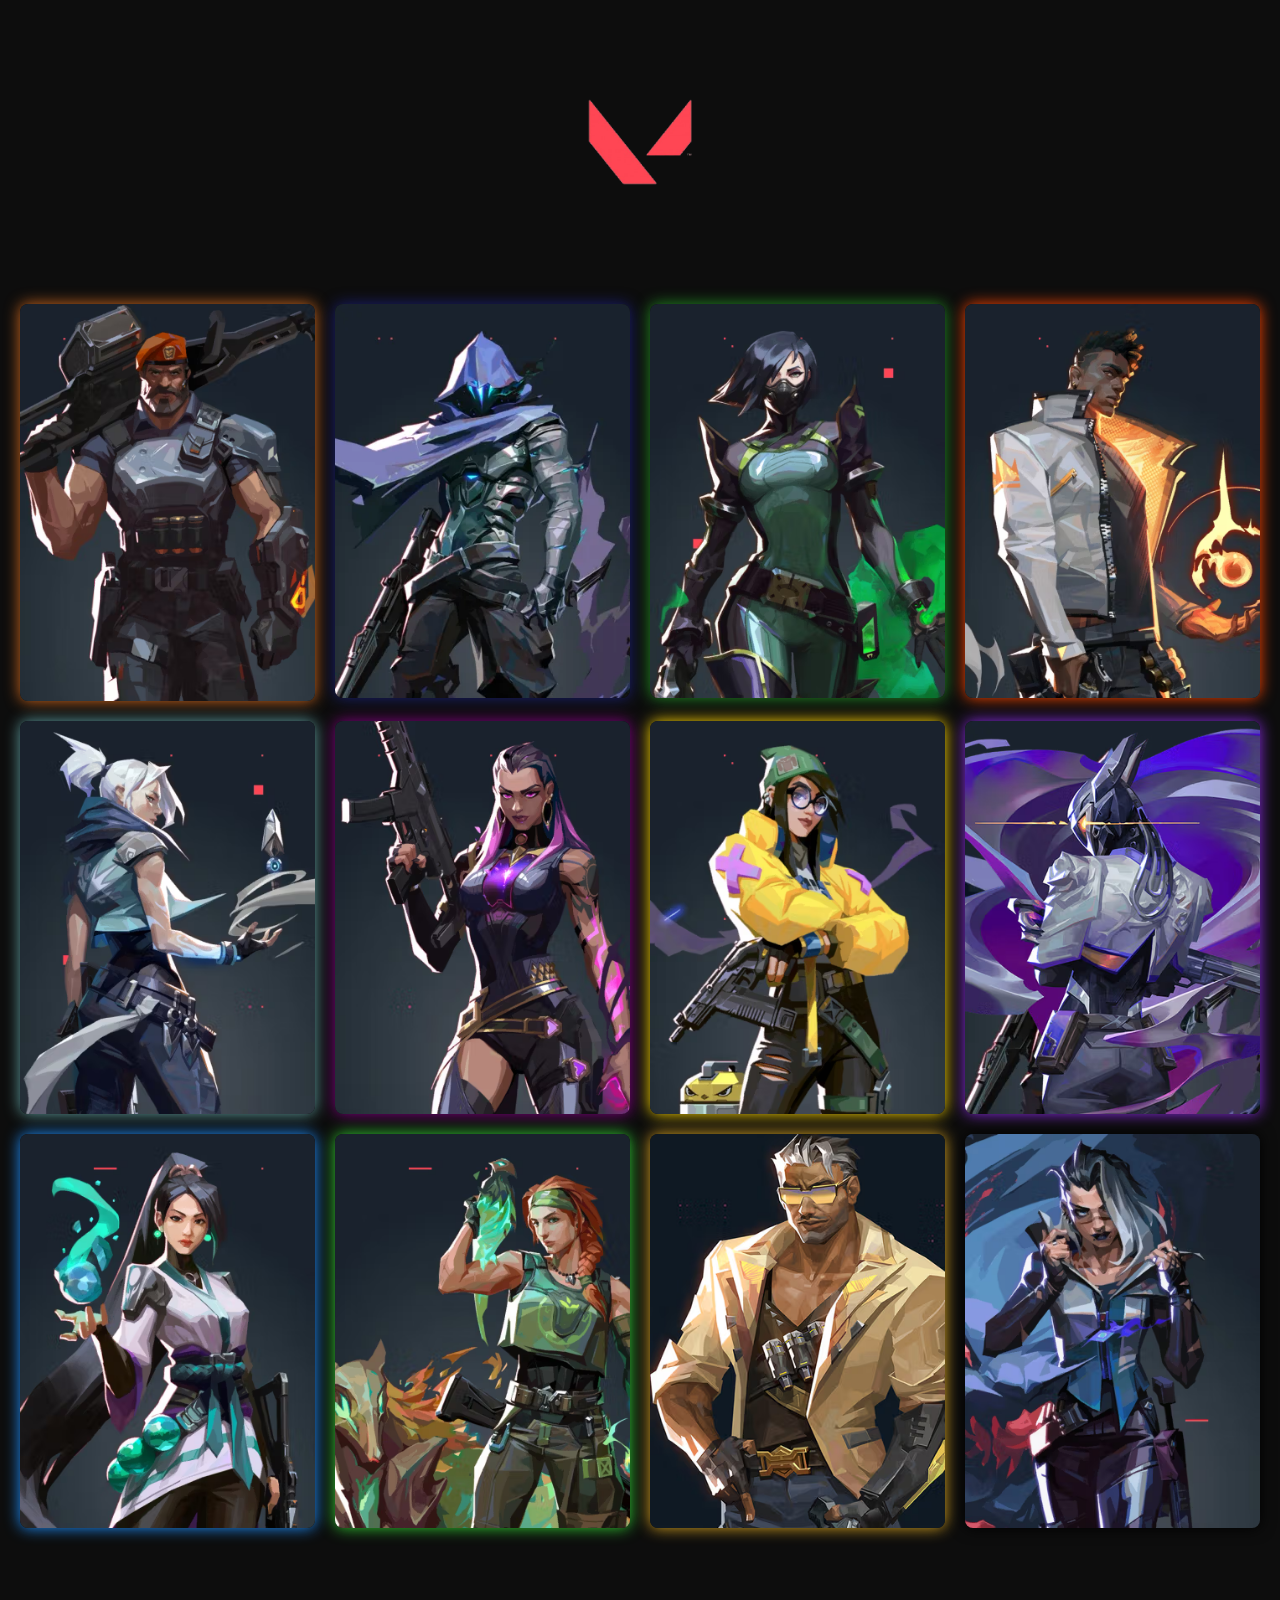
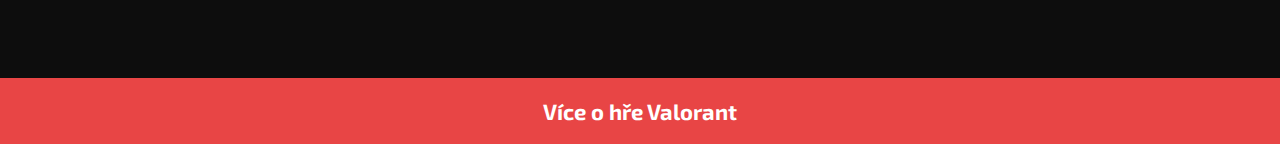
<file: index.html>
<html lang="cs">
<head>
  <meta charset="UTF-8">
  <meta name="viewport" content="width=device-width, initial-scale=1.0">
  <title>Valorant</title>
  <link href="https://fonts.googleapis.com/css2?family=Exo+2:wght@400;700&display=swap" rel="stylesheet">
  <link rel="stylesheet" href="css.css">
  <link rel="icon" type="image/png" href="valorant logo.png">

</head>
<body>
  <!-- Logo -->
  <header style="text-align:center; padding: 40px 0;">
    <img src="valorant logo.png" alt="Valorant Logo" style="width: 200px; cursor:pointer;" onclick="location.href='index.html'">
  </header>

  <!-- Grid of Agent Portraits -->
  <main class="grid" style="margin-left: 0; padding-top: 20px;">
    <a href="brimstone.html"><img src="brimstone.png" alt="Brimstone" style="box-shadow: 0 0 15px var(--accent-controller-brimstone);"></a>
    <a href="omen.html"><img src="omen.png" alt="Omen" style="box-shadow: 0 0 15px var(--accent-controller-omen);"></a>
    <a href="viper.html"><img src="viper.png" alt="Viper" style="box-shadow: 0 0 15px var(--accent-controller-viper);"></a>
    <a href="phoenix.html"><img src="phoenix.png" alt="Phoenix" style="box-shadow: 0 0 15px var(--accent-duelist-phoenix);"></a>
    <a href="jett.html"><img src="jett.png" alt="Jett" style="box-shadow: 0 0 15px var(--accent-duelist-jett);"></a>
    <a href="reyna.html"><img src="reyna.png" alt="Reyna" style="box-shadow: 0 0 15px var(--accent-duelist-reyna);"></a>
    <a href="killjoy.html"><img src="killjoy.png" alt="Killjoy" style="box-shadow: 0 0 15px var(--accent-sentinel-killjoy);"></a>
    <a href="vyse.html"><img src="vyse.png" alt="Vyse" style="box-shadow: 0 0 15px var(--accent-sentinel-vyse);"></a>
    <a href="sage.html"><img src="sage.png" alt="Sage" style="box-shadow: 0 0 15px var(--accent-sentinel-sage);"></a>
    <a href="skye.html"><img src="skye.png" alt="Skye" style="box-shadow: 0 0 15px var(--accent-initiator-skye);"></a>
    <a href="tejo.html"><img src="tejo.png" alt="Tejo" style="box-shadow: 0 0 15px var(--accent-initiator-tejo);"></a>
    <a href="fade.html"><img src="fade.png" alt="Fade" style="box-shadow: 0 0 15px var(--accent-initiator-fade);"></a>
  </main>

  <!-- Odkaz na stránku o hře -->
  <footer class="about-banner">
    <a href="o_hre.html">Více o hře Valorant</a>
  </footer>

</body>
</html>
</file>
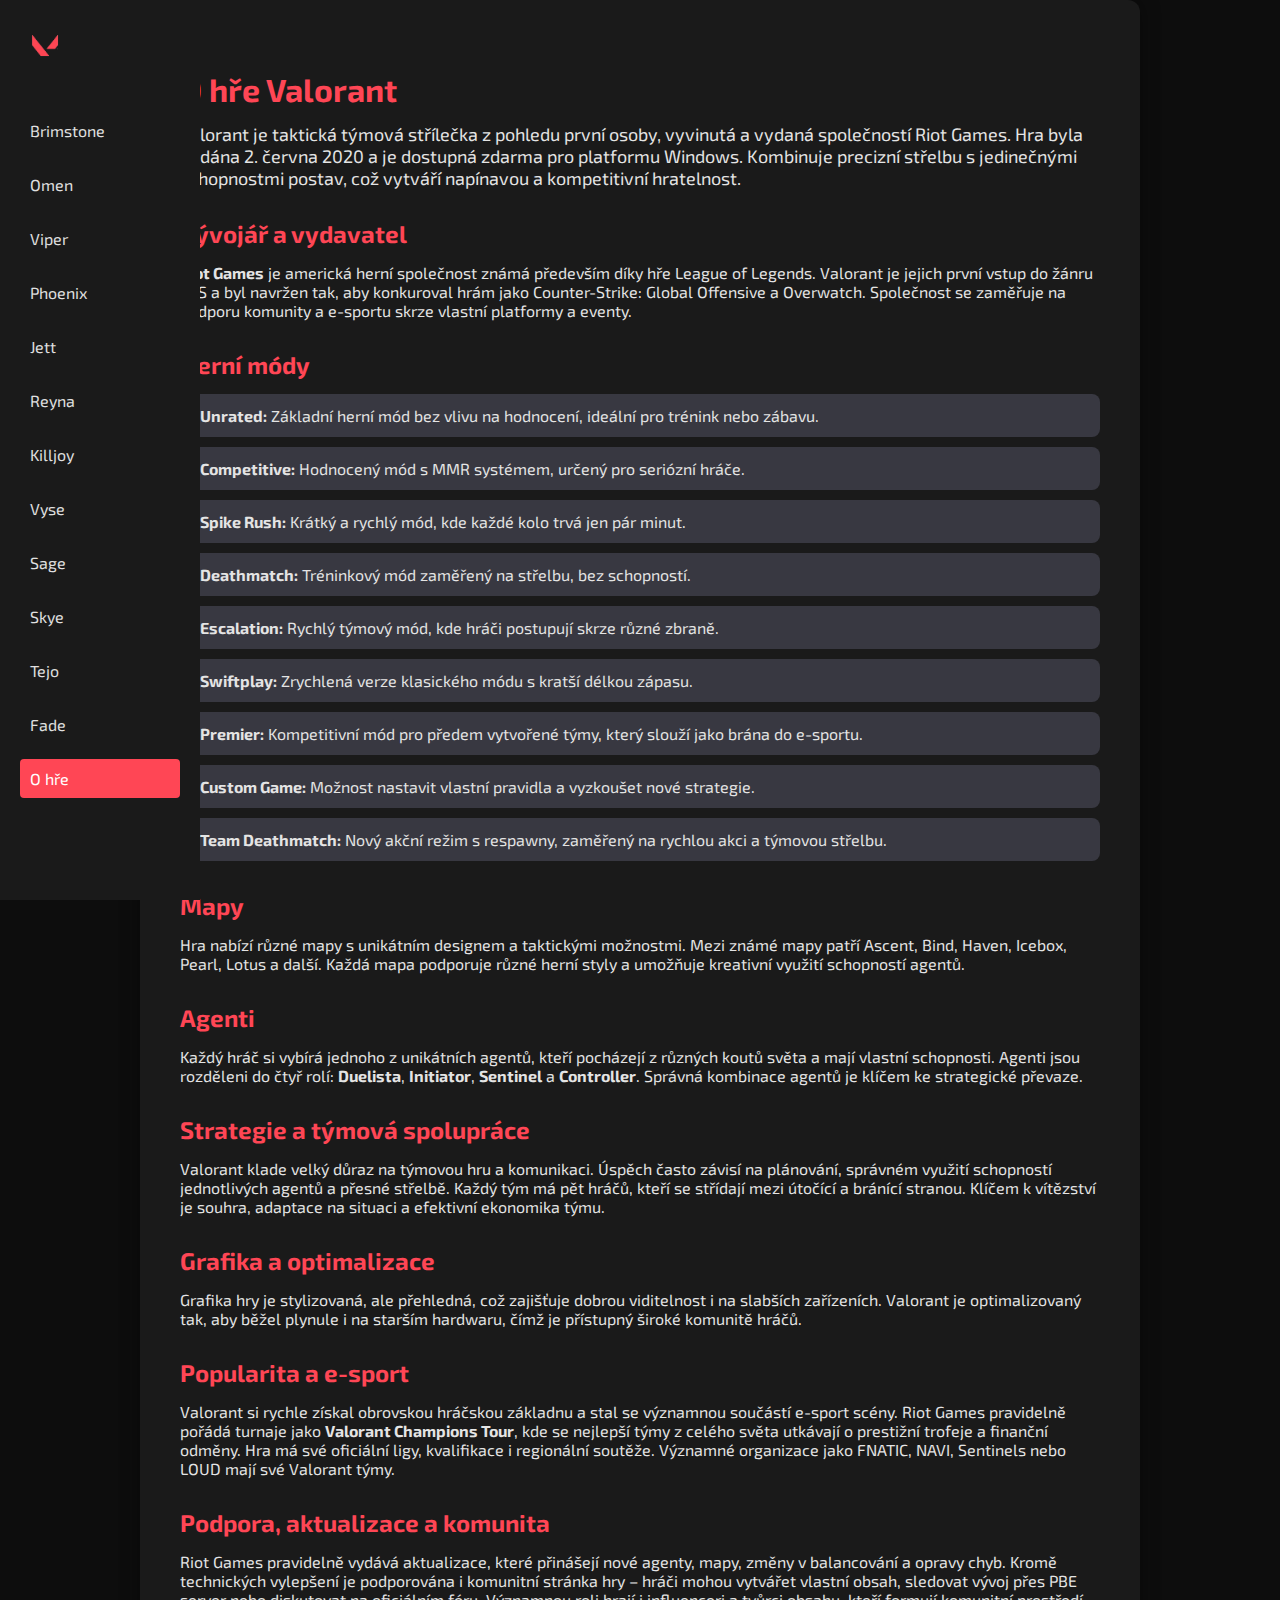
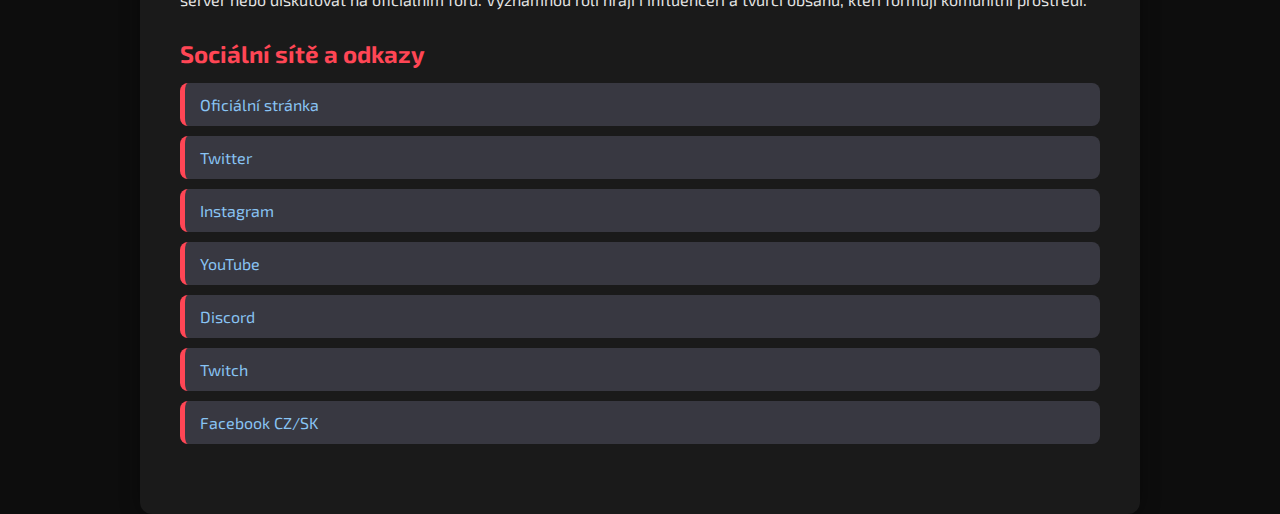
<file: o_hre.html>
<!DOCTYPE html>
<html lang="cs">
<head>
  <meta charset="UTF-8">
  <meta name="viewport" content="width=device-width, initial-scale=1.0">
  <title>O hře - Valorant</title>
  <link href="https://fonts.googleapis.com/css2?family=Exo+2:wght@400;700&display=swap" rel="stylesheet">
  <link rel="stylesheet" href="css.css">
  <link rel="icon" type="image/png" href="valorant logo.png">
</head>
<body class="about-page">
  <!-- Sidebar -->
  <aside class="sidebar">
    <img class="logo" src="valorant logo.png" alt="Logo" onclick="location.href='index.html'">
    <nav>
      <a href="brimstone.html">Brimstone</a>
      <a href="omen.html">Omen</a>
      <a href="viper.html">Viper</a>
      <a href="phoenix.html">Phoenix</a>
      <a href="jett.html">Jett</a>
      <a href="reyna.html">Reyna</a>
      <a href="killjoy.html">Killjoy</a>
      <a href="vyse.html">Vyse</a>
      <a href="sage.html">Sage</a>
      <a href="skye.html">Skye</a>
      <a href="tejo.html">Tejo</a>
      <a href="fade.html">Fade</a>
      <a href="o_hre.html" class="active">O hře</a>
    </nav>
  </aside>

  <!-- Main Content -->
  <section class="agent-content">
    <h1>O hře Valorant</h1>
    <p class="agent-desc">Valorant je taktická týmová střílečka z pohledu první osoby, vyvinutá a vydaná společností Riot Games. Hra byla vydána 2. června 2020 a je dostupná zdarma pro platformu Windows. Kombinuje precizní střelbu s jedinečnými schopnostmi postav, což vytváří napínavou a kompetitivní hratelnost.</p>

    <h2>Vývojář a vydavatel</h2>
    <p><strong>Riot Games</strong> je americká herní společnost známá především díky hře League of Legends. Valorant je jejich první vstup do žánru FPS a byl navržen tak, aby konkuroval hrám jako Counter-Strike: Global Offensive a Overwatch. Společnost se zaměřuje na podporu komunity a e-sportu skrze vlastní platformy a eventy.</p>

    <h2>Herní módy</h2>
    <ul class="modes-list">
      <li><strong>Unrated:</strong> Základní herní mód bez vlivu na hodnocení, ideální pro trénink nebo zábavu.</li>
      <li><strong>Competitive:</strong> Hodnocený mód s MMR systémem, určený pro seriózní hráče.</li>
      <li><strong>Spike Rush:</strong> Krátký a rychlý mód, kde každé kolo trvá jen pár minut.</li>
      <li><strong>Deathmatch:</strong> Tréninkový mód zaměřený na střelbu, bez schopností.</li>
      <li><strong>Escalation:</strong> Rychlý týmový mód, kde hráči postupují skrze různé zbraně.</li>
      <li><strong>Swiftplay:</strong> Zrychlená verze klasického módu s kratší délkou zápasu.</li>
      <li><strong>Premier:</strong> Kompetitivní mód pro předem vytvořené týmy, který slouží jako brána do e-sportu.</li>
      <li><strong>Custom Game:</strong> Možnost nastavit vlastní pravidla a vyzkoušet nové strategie.</li>
      <li><strong>Team Deathmatch:</strong> Nový akční režim s respawny, zaměřený na rychlou akci a týmovou střelbu.</li>
    </ul>

    <h2>Mapy</h2>
    <p>Hra nabízí různé mapy s unikátním designem a taktickými možnostmi. Mezi známé mapy patří Ascent, Bind, Haven, Icebox, Pearl, Lotus a další. Každá mapa podporuje různé herní styly a umožňuje kreativní využití schopností agentů.</p>

    <h2>Agenti</h2>
    <p>Každý hráč si vybírá jednoho z unikátních agentů, kteří pocházejí z různých koutů světa a mají vlastní schopnosti. Agenti jsou rozděleni do čtyř rolí: <strong>Duelista</strong>, <strong>Initiator</strong>, <strong>Sentinel</strong> a <strong>Controller</strong>. Správná kombinace agentů je klíčem ke strategické převaze.</p>

    <h2>Strategie a týmová spolupráce</h2>
    <p>Valorant klade velký důraz na týmovou hru a komunikaci. Úspěch často závisí na plánování, správném využití schopností jednotlivých agentů a přesné střelbě. Každý tým má pět hráčů, kteří se střídají mezi útočící a bránící stranou. Klíčem k vítězství je souhra, adaptace na situaci a efektivní ekonomika týmu.</p>

    <h2>Grafika a optimalizace</h2>
    <p>Grafika hry je stylizovaná, ale přehledná, což zajišťuje dobrou viditelnost i na slabších zařízeních. Valorant je optimalizovaný tak, aby běžel plynule i na starším hardwaru, čímž je přístupný široké komunitě hráčů.</p>

    <h2>Popularita a e-sport</h2>
    <p>Valorant si rychle získal obrovskou hráčskou základnu a stal se významnou součástí e-sport scény. Riot Games pravidelně pořádá turnaje jako <strong>Valorant Champions Tour</strong>, kde se nejlepší týmy z celého světa utkávají o prestižní trofeje a finanční odměny. Hra má své oficiální ligy, kvalifikace i regionální soutěže. Významné organizace jako FNATIC, NAVI, Sentinels nebo LOUD mají své Valorant týmy.</p>

    <h2>Podpora, aktualizace a komunita</h2>
    <p>Riot Games pravidelně vydává aktualizace, které přinášejí nové agenty, mapy, změny v balancování a opravy chyb. Kromě technických vylepšení je podporována i komunitní stránka hry – hráči mohou vytvářet vlastní obsah, sledovat vývoj přes PBE server nebo diskutovat na oficiálním fóru. Významnou roli hrají i influenceri a tvůrci obsahu, kteří formují komunitní prostředí.</p>

    <h2>Sociální sítě a odkazy</h2>
    <ul class="social-links">
      <li><a href="https://playvalorant.com" target="_blank">Oficiální stránka</a></li>
      <li><a href="https://twitter.com/valorant" target="_blank">Twitter</a></li>
      <li><a href="https://www.instagram.com/valorant" target="_blank">Instagram</a></li>
      <li><a href="https://www.youtube.com/valorant" target="_blank">YouTube</a></li>
      <li><a href="https://discord.gg/valorant" target="_blank">Discord</a></li>
      <li><a href="https://www.twitch.tv/directory/game/VALORANT" target="_blank">Twitch</a></li>
      <li><a href="https://www.facebook.com/VALORANTczsk" target="_blank">Facebook CZ/SK</a></li>
    </ul>
    
  </section>
</body>
</html>
</file>
<file: css.css>
:root {
  --bg-color: #0d0d0d;
  --text-color: #e0e0e0;
  --accent-controller-brimstone: #d2691e;
  --accent-controller-omen: #1a1f71;
  --accent-controller-viper: #228b22;
  --accent-duelist-phoenix: #ff4500;
  --accent-duelist-jett: #5f9ea0;
  --accent-duelist-reyna: #800080;
  --accent-sentinel-killjoy: #ffd700;
  --accent-sentinel-vyse: #8a2be2;
  --accent-sentinel-sage: #1e90ff;
  --accent-initiator-skye: #32cd32;
  --accent-initiator-tejo: #daa520;
  --accent-initiator-fade: #000000;
}

* {
  margin: 0;
  padding: 0;
  box-sizing: border-box;
}

body {
  background-color: var(--bg-color);
  color: var(--text-color);
  font-family: 'Exo 2', sans-serif;
}

a {
  text-decoration: none;
  color: inherit;
  transition: color 0.3s;
}

a:hover {
  color: #ff4655;
}

/* Slide bar styling */
.sidebar {
  position: fixed;
  top: 0;
  left: 0;
  width: 200px;
  height: 100%;
  background-color: #1a1a1a;
  padding: 20px;
  display: flex;
  flex-direction: column;
  overflow-y: auto; /* Přidáno pro scroll při více položkách */
}

.sidebar .logo {
  width: 50px;
  margin-bottom: 40px;
  cursor: pointer;
}

.sidebar nav a {
  display: block; /* 💡 zaručí, že odkazy budou pod sebou */
  margin-bottom: 15px;
  padding: 10px;
  border-radius: 4px;
  transition: background 0.3s;
}

.sidebar nav a:hover {
  background-color: #333;
}

.sidebar nav a.active {
  background-color: #ff4655;
  color: white;
}

/* Grid for index page */
.grid {
  display: grid;
  grid-template-columns: repeat(4, 1fr);
  gap: 20px;
  padding: 100px 20px;
  justify-items: center; /* Přidáno pro vycentrování prvků */
}

.grid img {
  width: 100%;
  border-radius: 8px;
  transition: transform 0.3s, box-shadow 0.3s;
}

.grid img:hover {
  transform: scale(1.1);
  /* box-shadow will be set inline per-agent using accent variable */
}

/* Agent page content */
.agent-content {
  margin-left: 240px;
  padding: 40px;
}

.agent-ability {
  margin: 15px 0;
  padding: 10px;
  border: 1px solid #444;
  border-radius: 4px;
  transition: transform 0.3s;
}

.agent-ability:hover {
  transform: scale(1.05);
}

/* Table styling */
table {
  width: 100%;
  border-collapse: collapse;
  margin-top: 20px;
}

td, th {
  border: 1px solid #555;
  padding: 8px;
  text-align: center;
}

/* Responsivita */
@media (max-width: 768px) {
  .grid {
    grid-template-columns: repeat(2, 1fr);
  }

  .sidebar {
    position: relative;
    width: 100%;
    height: auto;
    flex-direction: row;
    overflow-x: auto;
  }

  .agent-content {
    margin-left: 0;
    padding: 20px;
  }
}
.ability-detail {
  display: none;
  margin-top: 10px;
}

.agent-ability:hover .ability-detail {
  display: block;
}

.ability-detail table {
  width: 100%;
  border-collapse: collapse;
  margin-top: 10px;
}

.ability-detail th,
.ability-detail td {
  border: 1px solid #555;
  padding: 6px;
  text-align: center;
}
.agent-ability {
  margin-bottom: 20px;
  padding: 15px;
  background-color: #1a1a1a;
  border-radius: 8px;
  transition: all 0.3s ease;
}

.agent-ability:hover {
  background-color: #222;
}

.ability-detail {
  display: none;
  margin-top: 10px;
}

.agent-ability:hover .ability-detail {
  display: block;
}

.ability-detail table {
  width: 100%;
  border-collapse: collapse;
  margin-top: 10px;
}

.ability-detail th,
.ability-detail td {
  border: 1px solid #555;
  padding: 6px;
  text-align: center;
}
.ability-gif {
  display: none;
  margin-top: 10px;
  text-align: center;
}

.agent-ability:hover .ability-gif {
  display: block;
}

.ability-gif img {
  max-width: 100%;
  height: auto;
  border-radius: 6px;
}
.about-page .agent-content {
  padding: 40px;
  max-width: 1000px;
  margin: 0 auto;
  font-family: 'Exo 2', sans-serif;
  color: #e4e4e4;
  background-color: #1a1a1a;
  border-radius: 12px;
  box-shadow: 0 0 20px rgba(0, 0, 0, 0.4);
}

.about-page .agent-content h1,
.about-page .agent-content h2 {
  color: #ff4655;
  margin-top: 30px;
  margin-bottom: 15px;
}

.about-page .agent-content .agent-desc {
  font-size: 18px;
  margin-bottom: 25px;
}

.about-page .modes-list,
.about-page .social-links {
  list-style: none;
  padding-left: 0;
  margin-bottom: 30px;
}

.about-page .modes-list li,
.about-page .social-links li {
  margin-bottom: 10px;
  font-size: 16px;
  background: #383841;
  padding: 12px 15px;
  border-left: 5px solid #ff4655;
  border-radius: 8px;
}

.about-page .social-links a {
  color: #89c4f4;
  text-decoration: none;
}

.about-page .social-links a:hover {
  text-decoration: underline;
}

.about-footer {
  text-align: left;
  margin: 40px 5%;
}

.about-link {
  font-size: 20px;
  color: #e84545;
  text-decoration: none;
  font-weight: bold;
  border: 2px solid #e84545;
  padding: 10px 20px;
  border-radius: 8px;
  transition: 0.3s;
  display: inline-block;
}

.about-link:hover {
  background-color: #e84545;
  color: #fff;
  transform: translateX(5px);
}

.about-banner {
  width: 100%;
  background-color: #e84545;
  text-align: center;
  padding: 20px 0;
  margin-top: 50px;
}

.about-banner a {
  color: white;
  font-size: 22px;
  font-weight: bold;
  text-decoration: none;
  transition: background 0.3s, color 0.3s;
}

.about-banner a:hover {
  color: #000;
  background-color: white;
  padding: 10px 20px;
  border-radius: 6px;
}
---- 
.agent {
  position: relative;
  display: inline-block;
  overflow: hidden;
  width: 200px; /* stejná šířka jako obrázek */
  margin: 10px;
  border-radius: 10px;
}

.agent img {
  width: 100%;
  display: block;
  border-radius: 10px;
}

.agent-name {
  position: absolute;
  bottom: -30px;
  left: 0;
  width: 100%;
  background: rgba(0, 0, 0, 0.85);
  color: white;
  text-align: center;
  font-weight: bold;
  padding: 5px 0;
  transition: bottom 0.3s ease;
  font-family: 'Exo 2', sans-serif;
  border-bottom-left-radius: 10px;
  border-bottom-right-radius: 10px;
}

.agent:hover .agent-name {
  bottom: 0;
}
</file>
